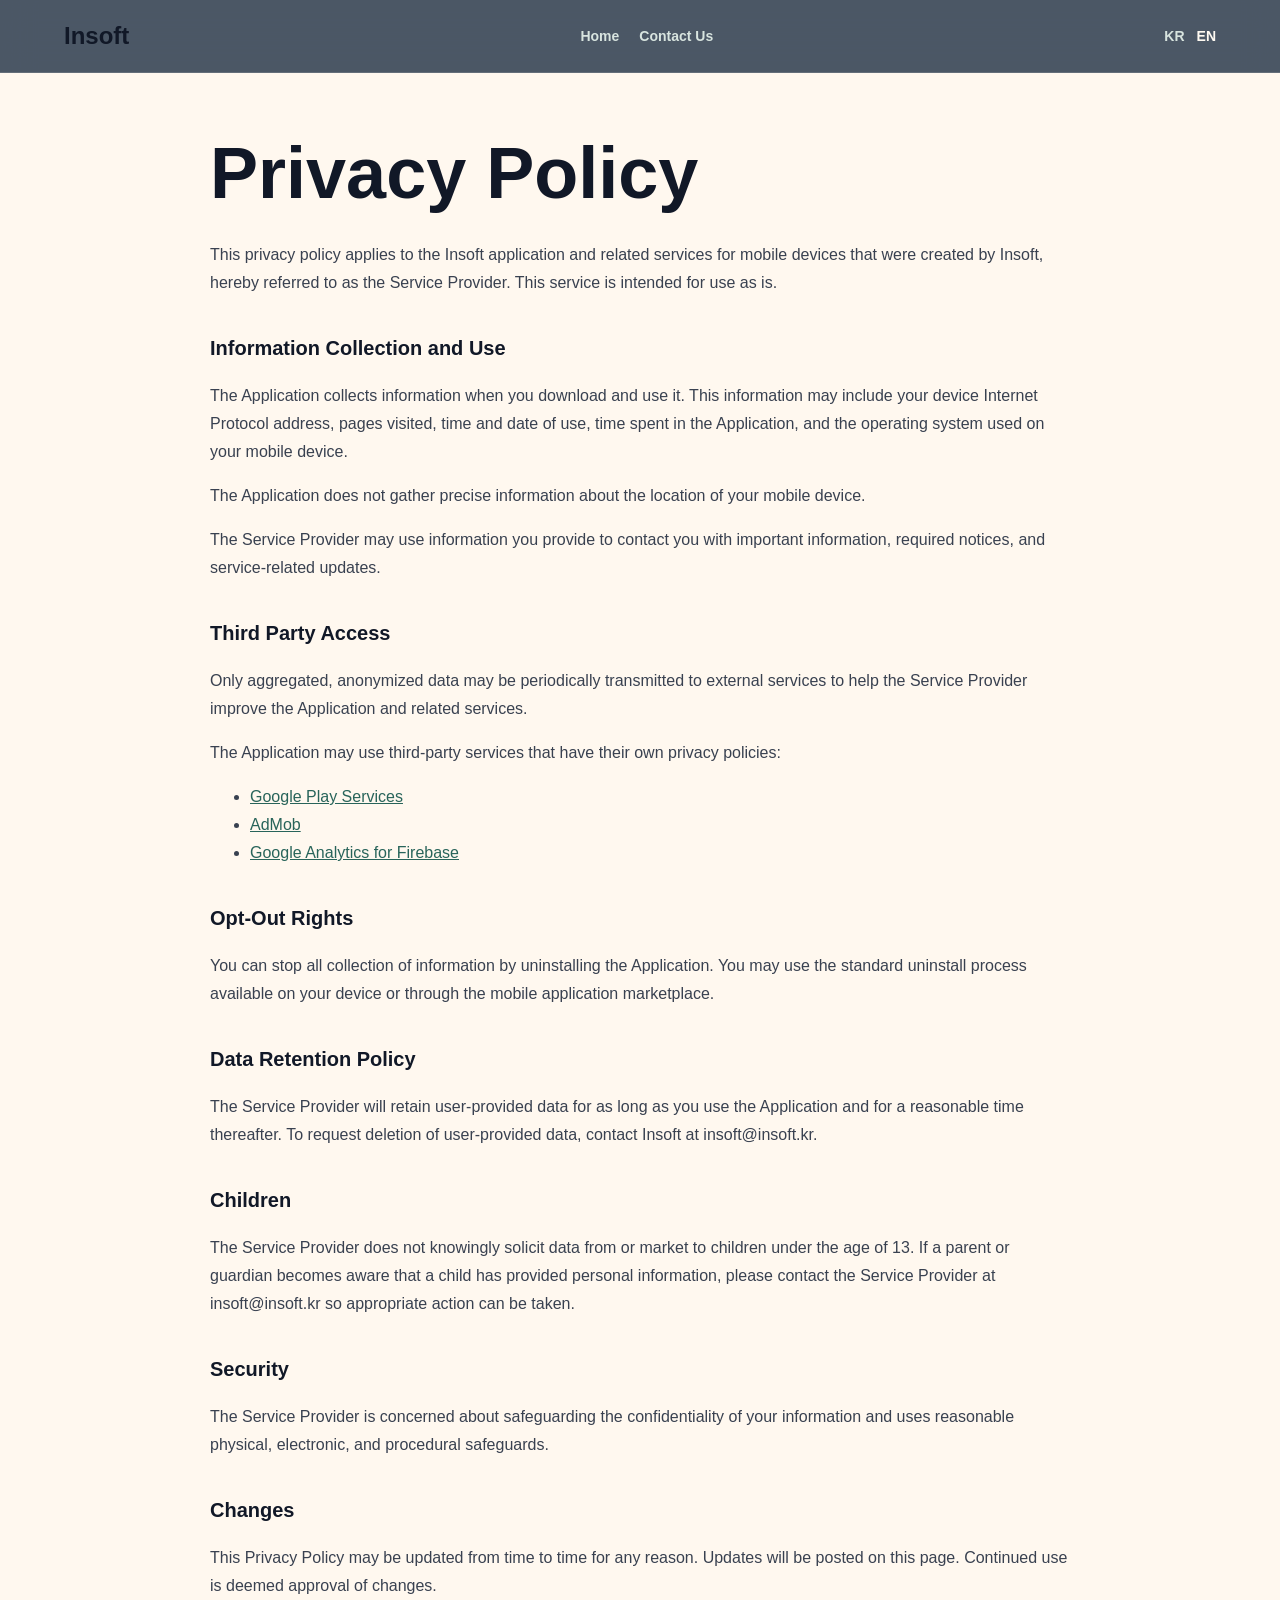
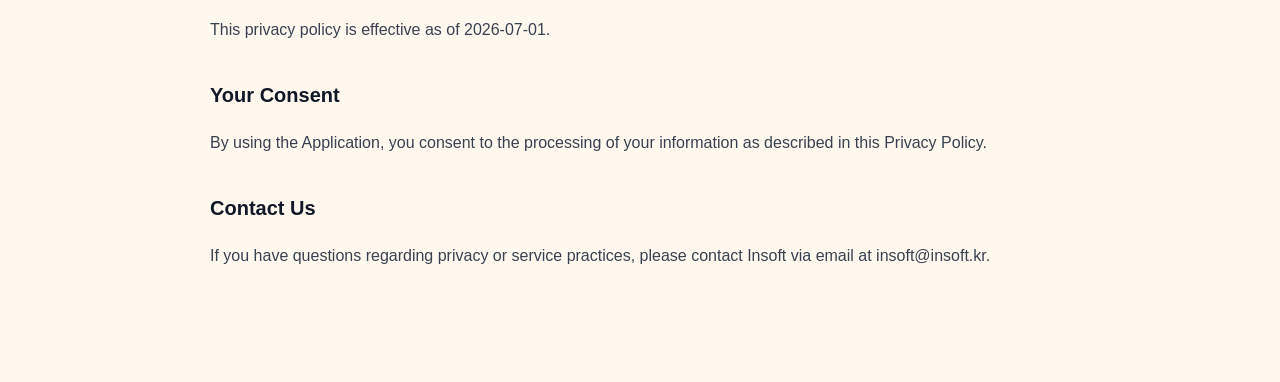
<file: privacy.html>
<!DOCTYPE html>
<html lang="ko">
<head>
    <meta charset="UTF-8">
    <meta name="viewport" content="width=device-width, initial-scale=1.0">
    <title>Privacy Policy - Insoft</title>
    <link rel="stylesheet" href="style.css">
</head>
<body class="privacy-page">
    <header class="site-header">
        <a class="brand" href="index.html" aria-label="Insoft home">Insoft</a>
        <nav class="site-nav" aria-label="Primary navigation">
            <a href="index.html" data-lang-ko="홈으로" data-lang-en="Home">Home</a>
            <a href="#" id="contact-link" data-lang-ko="문의하기" data-lang-en="Contact Us">Contact Us</a>
        </nav>
        <ul class="lang-switcher" aria-label="Language switcher">
            <li><a href="#" class="lang-btn" data-lang="ko">KR</a></li>
            <li><a href="#" class="lang-btn active" data-lang="en">EN</a></li>
        </ul>
    </header>

    <main class="privacy-container">
        <h1>Privacy Policy</h1>
        <p>This privacy policy applies to the Insoft application and related services for mobile devices that were created by Insoft, hereby referred to as the Service Provider. This service is intended for use as is.</p>

        <h2>Information Collection and Use</h2>
        <p>The Application collects information when you download and use it. This information may include your device Internet Protocol address, pages visited, time and date of use, time spent in the Application, and the operating system used on your mobile device.</p>
        <p>The Application does not gather precise information about the location of your mobile device.</p>
        <p>The Service Provider may use information you provide to contact you with important information, required notices, and service-related updates.</p>

        <h2>Third Party Access</h2>
        <p>Only aggregated, anonymized data may be periodically transmitted to external services to help the Service Provider improve the Application and related services.</p>
        <p>The Application may use third-party services that have their own privacy policies:</p>
        <ul>
            <li><a href="https://www.google.com/policies/privacy/" target="_blank" rel="noopener noreferrer">Google Play Services</a></li>
            <li><a href="https://support.google.com/admob/answer/6128543?hl=ko" target="_blank" rel="noopener noreferrer">AdMob</a></li>
            <li><a href="https://firebase.google.com/support/privacy" target="_blank" rel="noopener noreferrer">Google Analytics for Firebase</a></li>
        </ul>

        <h2>Opt-Out Rights</h2>
        <p>You can stop all collection of information by uninstalling the Application. You may use the standard uninstall process available on your device or through the mobile application marketplace.</p>

        <h2>Data Retention Policy</h2>
        <p>The Service Provider will retain user-provided data for as long as you use the Application and for a reasonable time thereafter. To request deletion of user-provided data, contact Insoft at insoft@insoft.kr.</p>

        <h2>Children</h2>
        <p>The Service Provider does not knowingly solicit data from or market to children under the age of 13. If a parent or guardian becomes aware that a child has provided personal information, please contact the Service Provider at insoft@insoft.kr so appropriate action can be taken.</p>

        <h2>Security</h2>
        <p>The Service Provider is concerned about safeguarding the confidentiality of your information and uses reasonable physical, electronic, and procedural safeguards.</p>

        <h2>Changes</h2>
        <p>This Privacy Policy may be updated from time to time for any reason. Updates will be posted on this page. Continued use is deemed approval of changes.</p>
        <p>This privacy policy is effective as of 2026-07-01.</p>

        <h2>Your Consent</h2>
        <p>By using the Application, you consent to the processing of your information as described in this Privacy Policy.</p>

        <h2>Contact Us</h2>
        <p>If you have questions regarding privacy or service practices, please contact Insoft via email at insoft@insoft.kr.</p>
    </main>

    <script src="script.js"></script>
</body>
</html>
</file>
<file: style.css>
:root {
    color-scheme: dark;
    --bg: #243447;
    --surface: #fff8ef;
    --ink: #fffaf2;
    --muted: #d8e4df;
    --line: rgba(248, 250, 247, 0.18);
    --accent: #8ee4d0;
    --accent-dark: #28645a;
    --coral: #ffb199;
}

* {
    box-sizing: border-box;
}

html,
body {
    margin: 0;
    min-height: 100%;
    font-family: Inter, "Helvetica Neue", Arial, sans-serif;
    color: var(--ink);
    background:
        linear-gradient(135deg, rgba(142, 228, 208, 0.22), transparent 36%),
        radial-gradient(circle at 78% 22%, rgba(255, 177, 153, 0.28), transparent 31%),
        radial-gradient(circle at 24% 78%, rgba(255, 248, 239, 0.12), transparent 28%),
        var(--bg);
}

a {
    color: inherit;
}

.site-header {
    position: sticky;
    top: 0;
    z-index: 10;
    display: grid;
    grid-template-columns: auto 1fr auto;
    gap: 24px;
    align-items: center;
    width: 100%;
    padding: 22px clamp(20px, 5vw, 64px);
    border-bottom: 1px solid rgba(255, 250, 242, 0.14);
    background: rgba(36, 52, 71, 0.82);
    backdrop-filter: blur(16px);
}

.brand {
    font-size: 24px;
    font-weight: 800;
    letter-spacing: 0;
    text-decoration: none;
}

.site-nav {
    display: flex;
    justify-content: center;
    gap: 20px;
    min-width: 0;
}

.site-nav a,
.lang-switcher a {
    text-decoration: none;
    color: var(--muted);
    font-size: 14px;
    font-weight: 700;
    white-space: nowrap;
    transition: color 0.2s ease;
}

.site-nav a:hover,
.lang-switcher a:hover,
.lang-switcher a.active {
    color: var(--ink);
}

.lang-switcher {
    display: flex;
    gap: 12px;
    align-items: center;
    margin: 0;
    padding: 0;
    list-style: none;
}

.minimal-main {
    display: flex;
    align-items: center;
    justify-content: center;
    min-height: calc(100vh - 82px);
    padding: 48px 20px;
}

.main-actions {
    display: flex;
    flex-wrap: wrap;
    justify-content: center;
    gap: 14px;
}

.primary-action,
.secondary-action {
    display: inline-flex;
    align-items: center;
    justify-content: center;
    min-height: 48px;
    padding: 0 24px;
    border: 1px solid rgba(255, 250, 242, 0.72);
    border-radius: 8px;
    text-decoration: none;
    font-size: 15px;
    font-weight: 800;
    box-shadow: 0 14px 34px rgba(12, 18, 26, 0.18);
    transition: transform 0.2s ease, background-color 0.2s ease, border-color 0.2s ease;
}

.primary-action:hover,
.secondary-action:hover {
    transform: translateY(-2px);
}

.primary-action {
    color: #1f2e3f;
    border-color: var(--accent);
    background: var(--accent);
}

.secondary-action {
    color: var(--ink);
    background: rgba(255, 250, 242, 0.1);
}

.secondary-action:hover {
    border-color: var(--coral);
    background: rgba(255, 177, 153, 0.18);
}

.site-footer {
    display: flex;
    justify-content: space-between;
    gap: 16px;
    padding: 28px clamp(20px, 5vw, 64px);
    color: var(--muted);
    font-size: 14px;
}

.site-footer a {
    color: var(--ink);
    text-decoration: none;
}

.privacy-page {
    color: #111827;
    background: var(--surface);
}

.privacy-container {
    width: min(860px, calc(100% - 40px));
    margin: 0 auto;
    padding: 64px 0 96px;
    line-height: 1.75;
}

.privacy-container h1 {
    margin: 0 0 32px;
    font-size: clamp(38px, 7vw, 72px);
    line-height: 1;
}

.privacy-container h2 {
    margin: 34px 0 10px;
    font-size: 20px;
}

.privacy-container p,
.privacy-container li {
    color: #394150;
}

.privacy-container a {
    color: var(--accent-dark);
}

@media (max-width: 820px) {
    .site-header {
        grid-template-columns: 1fr auto;
        gap: 14px;
    }

    .site-nav {
        grid-column: 1 / -1;
        justify-content: flex-start;
        order: 3;
        overflow-x: auto;
    }

    .main-actions {
        width: 100%;
    }

    .site-footer {
        flex-direction: column;
    }
}
</file>
